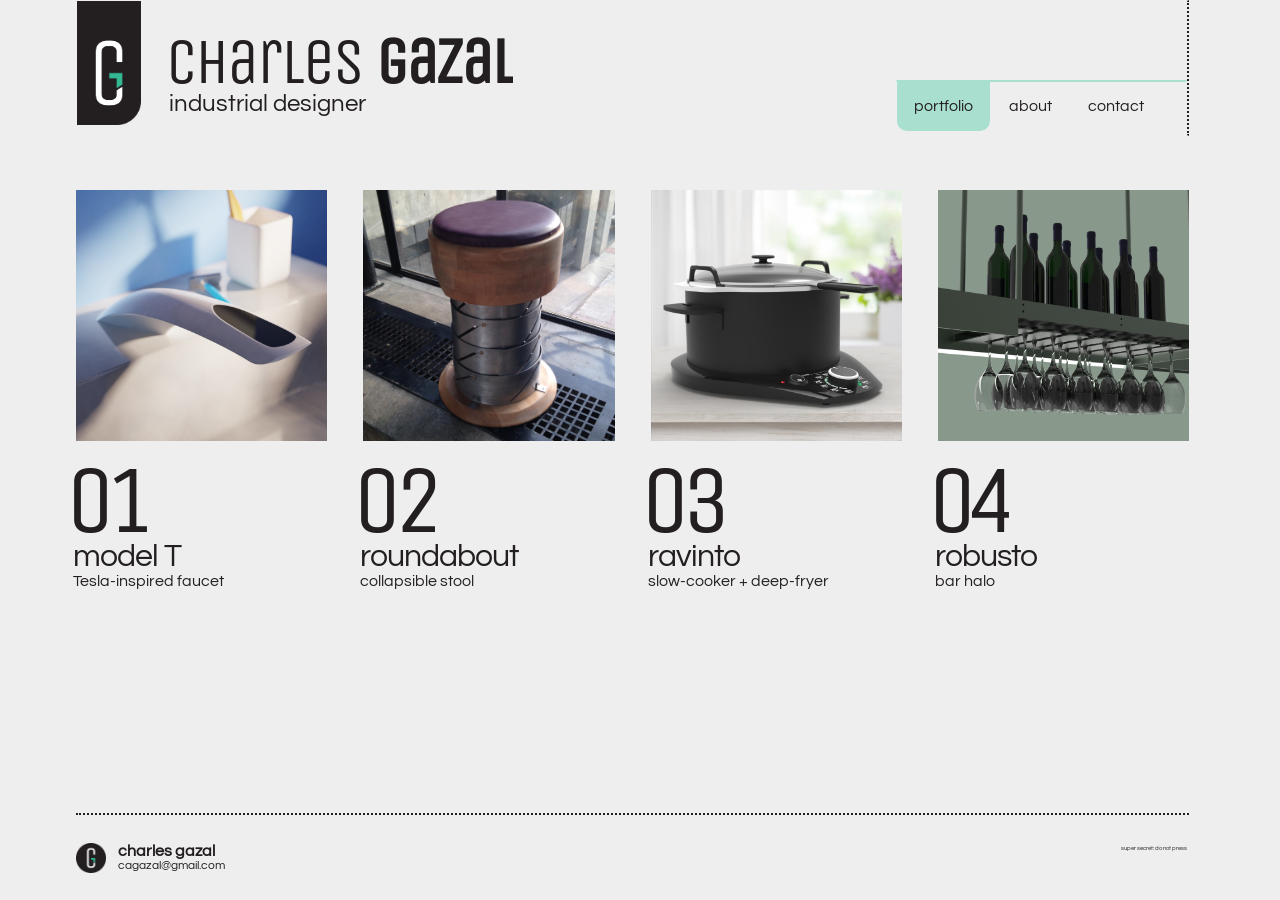
<file: index.html>
<!DOCTYPE html>
<html lang="en">

<head>
    <meta charset="UTF-8">
    <meta name="viewport" content="width=device-width, initial-scale=1.0">
    <title>charles gazal | portfolio</title>
    <link rel="icon" href="images/logo-negative.png">
    <link rel="stylesheet" href="css/style.css">
</head>

<body class="animate-header">
    <header>
        <a href="index.html" class="homepage">
            <div class="title">
                <img src="images/logo-alternate.png" alt="charles gazal personal logo" class="logo">
                <hgroup class="name">
                    <h1>charles <strong>gazal</strong></h1>
                    <h6>industrial designer</h6>
                </hgroup>
            </div>
        </a>
        <nav>
            <a href="index.html" class="active">portfolio</a>
            <a href="about.html">about</a>
            <a href="contact.html">contact</a>
            <!-- <a href="resume.html">resume</a> -->
        </nav>
    </header>

    <main class="projects">
        <article id="tesla">
            <a href="model-t.html" class="card-link">
                <figure class="card">
                    <img src="images/project photos/tesla_faucet.jpg"
                        alt="faucet inspired by the design language of tesla">
                    <figcaption>
                        <h2>01</h2>
                        <h4>model T</h4>
                        <p>Tesla-inspired faucet</p>
                    </figcaption>
                </figure>
            </a>
        </article>


        <article id="roundabout">
            <a href="roundabout.html" class="card-link">
                <figure class="card">
                    <img src="images/project photos/roundabout.JPG" alt="collapsible wooden stool">
                    <figcaption>
                        <h2>02</h2>
                        <h4>roundabout</h4>
                        <p>collapsible stool</p>
                    </figcaption>
                </figure>
            </a>
        </article>

        <article id="ravinto">
            <a href="ravinto.html" class="card-link">
                <figure class="card">
                    <img src="images/project photos/ravinto.jpg" alt="modular deep-fryer/slow-cooker kitchen appliance">
                    <figcaption>
                        <h2>03</h2>
                        <h4>ravinto</h4>
                        <p>slow-cooker + deep-fryer</p>
                    </figcaption>
                </figure>
            </a>
        </article>

        <article id="robusto">
            <a href="robusto.html" class="card-link">
                <figure class="card">
                    <img src="images/project photos/robusto.jpg" alt="hanging bar unit housing several wine glasses">
                    <figcaption>
                        <h2>04</h2>
                        <h4>robusto</h4>
                        <p>bar halo</p>
                    </figcaption>
                </figure>
            </a>
        </article>
    </main>
    <div class="spacer"></div>

    <footer>
        <div class="title-footer">
            <img src="images/logo-negative.png" alt="charles gazal personal logo" class="logo-mini">
            <hgroup>
                <h5>charles gazal</h5>
                <p>cagazal@gmail.com</p>
            </hgroup>
        </div>
        <a href="secret.html">super secret: do not press</a>
    </footer>

</body>

</html>
</file>
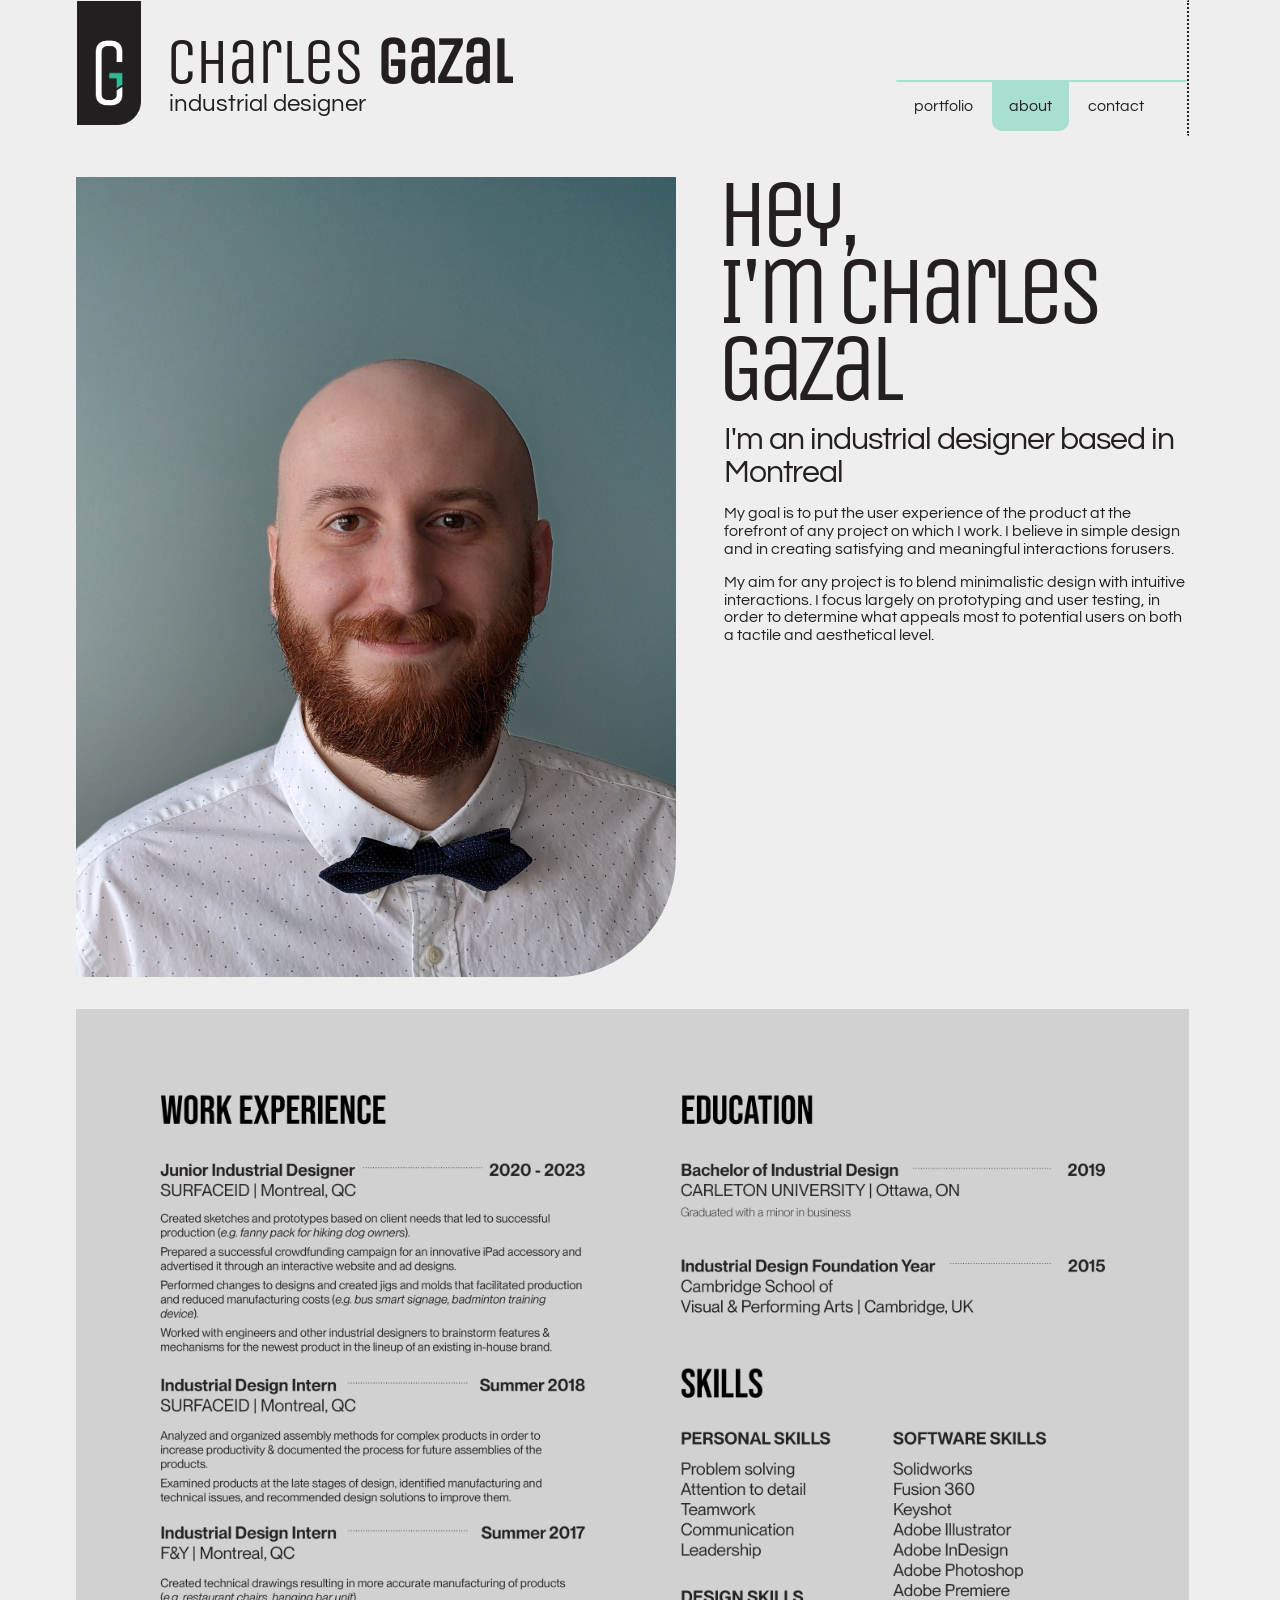
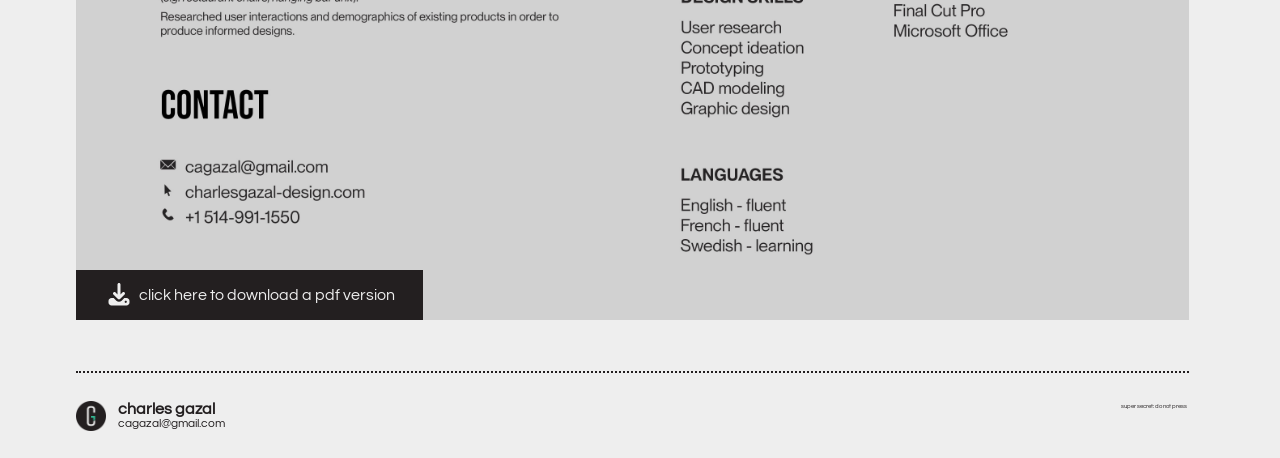
<file: about.html>
<!DOCTYPE html>
<html lang="en">

<head>
    <meta charset="UTF-8">
    <meta name="viewport" content="width=device-width, initial-scale=1.0">
    <title>charles gazal | about</title>
    <link rel="icon" href="images/logo-negative.png">
    <link rel="stylesheet" href="css/style.css">
    <!-- <link rel="stylesheet" href="https://cdnjs.cloudflare.com/ajax/libs/font-awesome/4.7.0/css/font-awesome.min.css"> -->
</head>

<body>
    <header>
        <a href="index.html" class="homepage">
            <div class="title">
                <img src="images/logo-alternate.png" alt="charles gazal personal logo" class="logo">
                <hgroup class="name">
                    <h1>charles <strong>gazal</strong></h1>
                    <h6>industrial designer</h6>
                </hgroup>
            </div>
        </a>
        <nav>
            <a href="index.html">portfolio</a>
            <a href="about.html" class="active">about</a>
            <a href="contact.html">contact</a>
            <!-- <a href="resume.html">resume</a> -->
        </nav>
    </header>

    <main class="about">
        <section class="blurb">
            <figure class="profile-picture">
                <img src="images/profile-picture.jpg" alt="portrait picture of charles gazal">
            </figure>
            <hgroup class="bio">
                <h2>Hey, <br> I'm Charles Gazal</h2>
                <h4>I'm an industrial designer based in Montreal</h4>
                <p>My goal is to put the user experience of the product at the forefront of any project on which I work.
                    I believe in simple design and in creating satisfying and meaningful interactions forusers.</p>
                <p>My aim for any project is to blend minimalistic design with intuitive interactions. I focus largely
                    on prototyping and user testing, in order to determine what appeals most to potential users on both
                    a tactile and aesthetical level.</p>
            </hgroup>
        </section>
            <a href="documents/resume-charles-gazal.pdf" download="resume-charles-gazal.pdf" class="resume">
                <img src="images/resume-2.jpg" alt="click to download a pdf version of my resume">
            <figcaption class="download">
                <!-- <i class="fa-solid fa-download" style="color: #eeeeee;"></i> -->
                 <img src="images/download-solid-full.svg" class="download-button">
                <h5>click here to download a pdf version</h5>
            </figcaption>
        </a>


    </main>

    <div class="spacer"></div>

    <footer>
        <div class="title-footer">
            <img src="images/logo-negative.png" alt="charles gazal personal logo" class="logo-mini">
            <hgroup>
                <h5>charles gazal</h5>
                <p>cagazal@gmail.com</p>
            </hgroup>
        </div>
        <a href="secret.html">super secret: do not press</a>
    </footer>
</body>
</file>
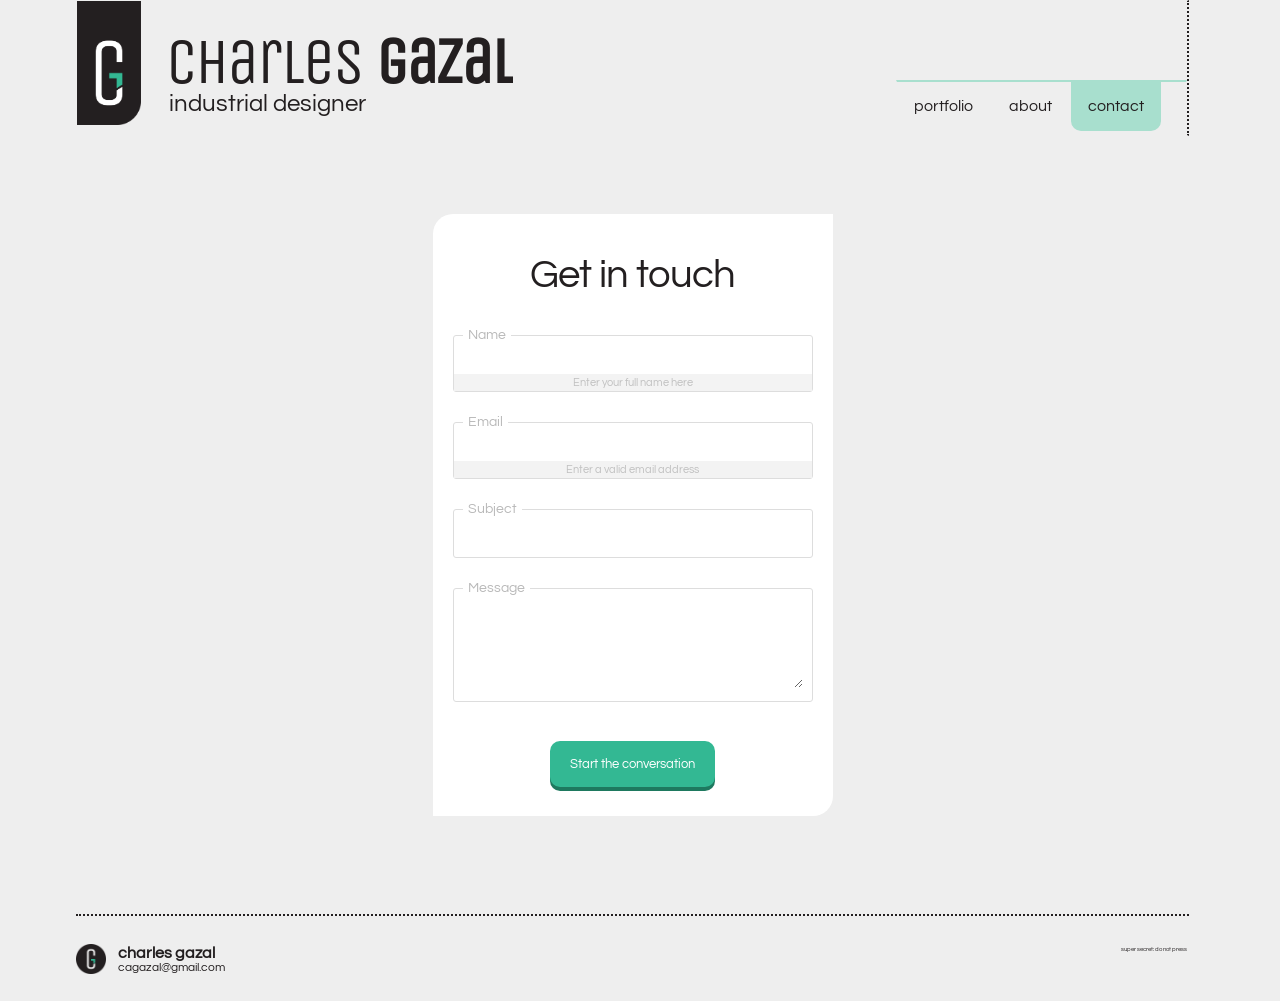
<file: contact.html>
<!DOCTYPE html>
<html lang="en">

<head>
    <meta charset="UTF-8">
    <meta name="viewport" content="width=device-width, initial-scale=1.0">
    <title>charles gazal | contact</title>
    <link rel="icon" href="images/logo-negative.png">
    <link rel="stylesheet" href="css/style.css">
</head>

<body>
    <header>
        <a href="index.html" class="homepage">
            <div class="title">
                <img src="images/logo-alternate.png" alt="charles gazal personal logo" class="logo">
                <hgroup class="name">
                    <h1>charles <strong>gazal</strong></h1>
                    <h6>industrial designer</h6>
                </hgroup>
            </div>
        </a>
        <nav>
            <a href="index.html">portfolio</a>
            <a href="about.html">about</a>
            <a href="contact.html" class="active">contact</a>
            <!-- <a href="resume.html">resume</a> -->
        </nav>
    </header>


    <!-- <form action="https://api.web3forms.com/submit" method="POST">
  <input type="hidden" name="access_key" value="d4b52c55-15ed-4110-b350-5e12aa6dea28">
  <input type="text" name="name" required>
  <input type="email" name="email" required>
  <textarea name="message" required></textarea>
  <button type="submit">Submit</button>
</form> -->

    <form action="https://api.web3forms.com/submit" method="POST" class="form">
        <h4>Get in touch</h4>
        <input type="hidden" name="access_key" value="d4b52c55-15ed-4110-b350-5e12aa6dea28">
        <ul>
            <li>
                <label for="name">Name</label>
                <input type="text" name="name" maxlength="100" required>
                <span>Enter your full name here</span>
            </li>

            <li>
                <label for="email">Email</label>
                <input type="email" name="email" maxlength="100" required>
                <span>Enter a valid email address</span>
            </li>

            <li>
                <label for="text">Subject</label>
                <input type="text" name="url" maxlength="100">
            </li>

            <li>
                <label for="message">Message</label>
                <textarea type="text" name="message" required></textarea>
                <!-- <span>Say something about yourself</span> -->
            </li>

            <li>

           <button type="submit">Start the conversation</button>
            <!-- <input type="submit" value="Start The Conversation"> -->
            </li>
        </ul>
    </form>

    <div class="spacer"></div>





    <footer>
        <div class="title-footer">
            <img src="images/logo-negative.png" alt="charles gazal personal logo" class="logo-mini">
            <hgroup>
                <h5>charles gazal</h5>
                <p>cagazal@gmail.com</p>
            </hgroup>
        </div>
        <a href="secret.html">super secret: do not press</a>
    </footer>
</body>
</file>
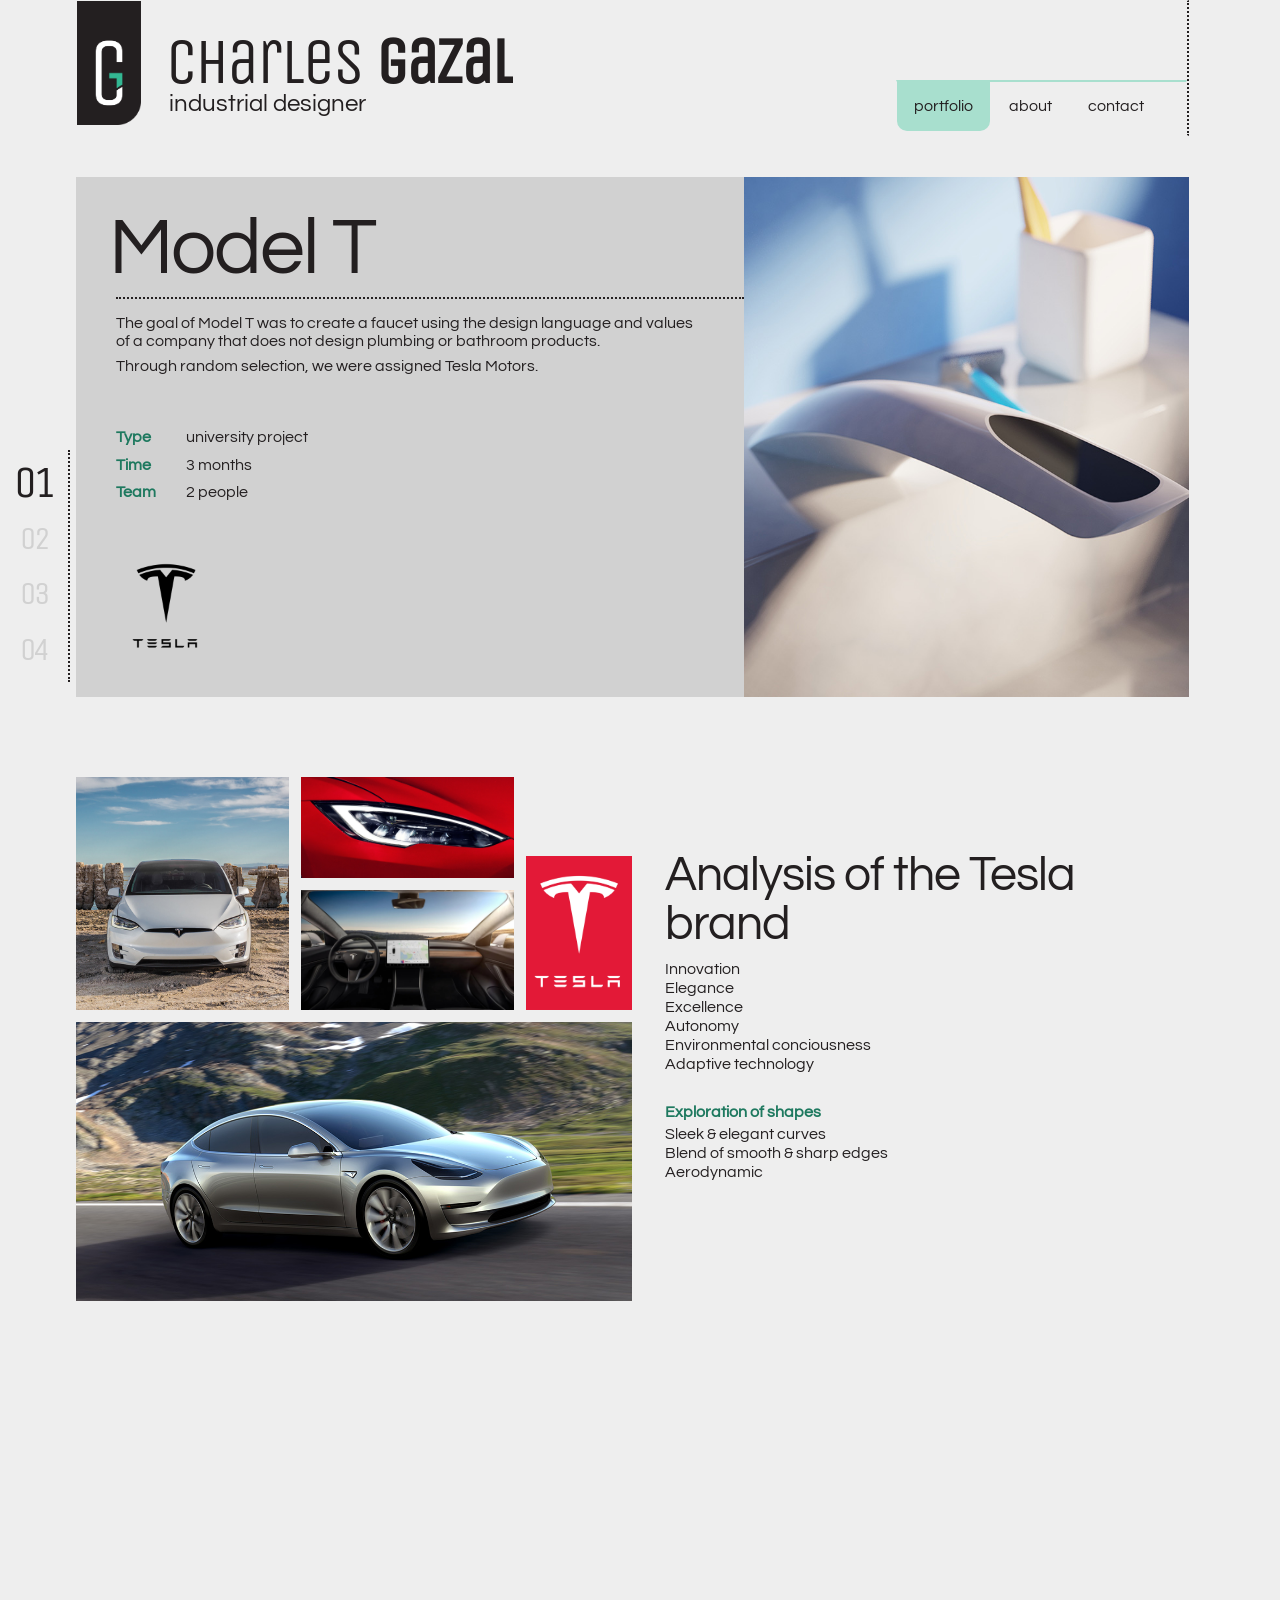
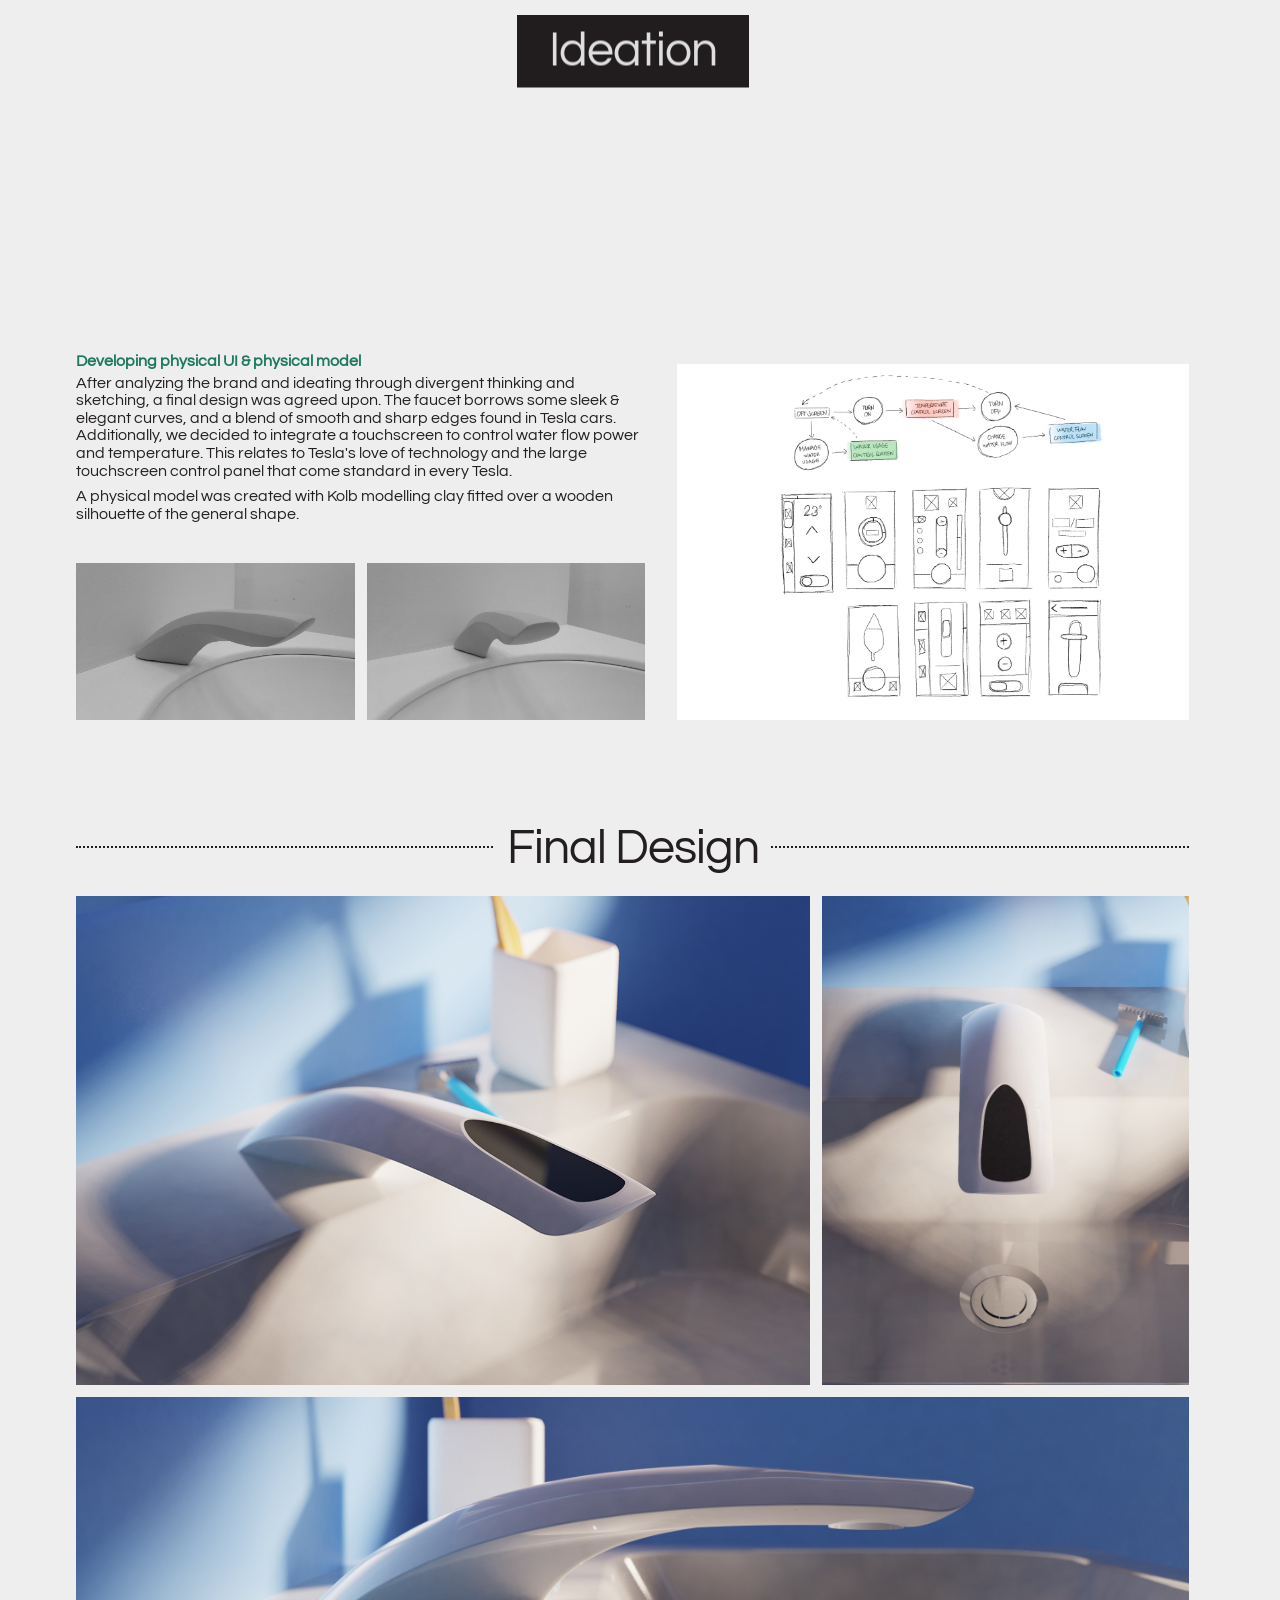
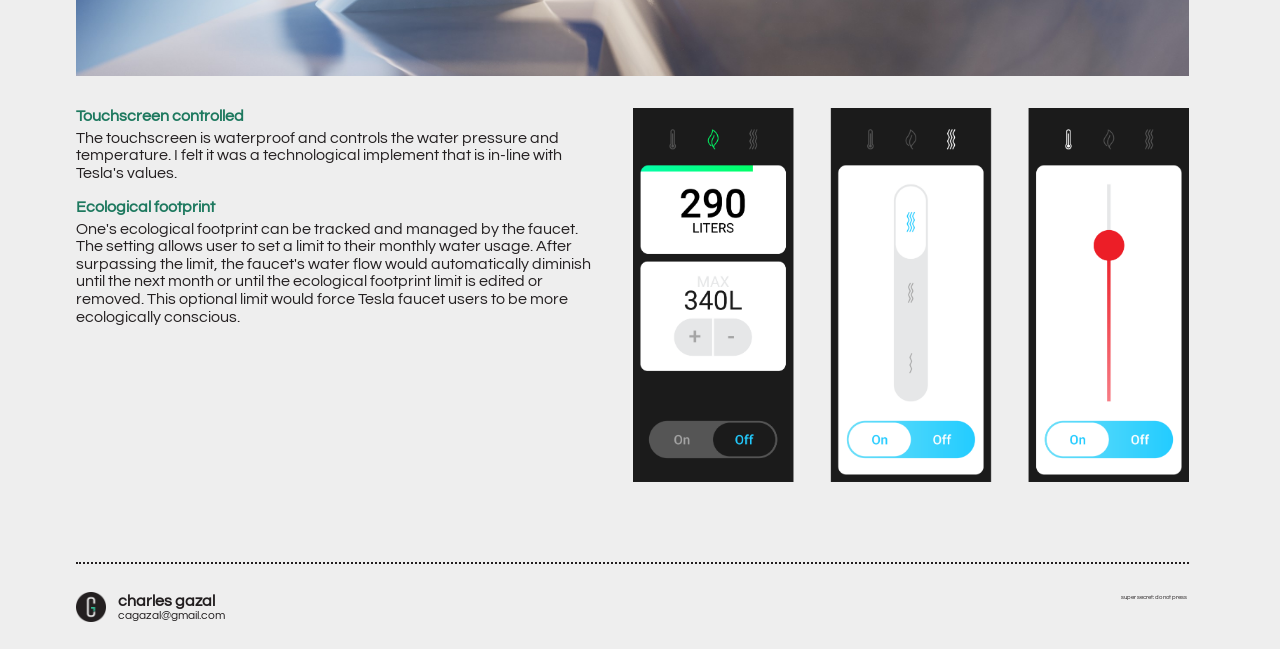
<file: model-t.html>
<!DOCTYPE html>
<html lang="en">

<head>
    <meta charset="UTF-8">
    <meta name="viewport" content="width=device-width, initial-scale=1.0">
    <title>charles gazal | model t</title>
    <link rel="icon" href="images/logo-negative.png">
    <link rel="stylesheet" href="css/style.css">
</head>

<body>
    <header>
        <a href="index.html" class="homepage">
            <div class="title">
                <img src="images/logo-alternate.png" alt="charles gazal personal logo" class="logo">
                <hgroup class="name">
                    <h1>charles <strong>gazal</strong></h1>
                    <h6>industrial designer</h6>
                </hgroup>
            </div>
        </a>
        <nav>
            <a href="index.html" class="active">portfolio</a>
            <a href="about.html">about</a>
            <a href="contact.html">contact</a>
            <!-- <a href="resume.html">resume</a> -->
        </nav>
    </header>

    <main>

        <section class="project-overview" id="model-t-intro">

            <figcaption class="overview-left">
                <hgroup class="description">
                    <h3>Model T</h3>
                    <p>The goal of Model T was to create a faucet using the design language and values of a company that
                        does not design plumbing or bathroom products.</p>
                    <p>Through random selection, we were assigned Tesla Motors.</p>
                </hgroup>

                <ul class="details">
                    <li>
                        <h5>Type</h5>
                        <p>university project</p>
                    </li>
                    <li>
                        <h5>Time</h5>
                        <p>3 months</p>
                    </li>
                    <li>
                        <h5>Team</h5>
                        <p>2 people</p>
                    </li>
                </ul>
                <img src="images/tesla/tesla-logo.png" alt="tesla logo">
            </figcaption>
            <figure class="overview-right">
                <img src="images/tesla/tesla-faucet-environment-new-lighting-40.jpg"
                    alt="rendering of a Tesla-inspired faucet">
            </figure>
        </section>

        <section class="analysis">
            <figure class="tesla-grid">
                <img src="images/tesla/model-x.jpg" alt="tesla model x" id="model-x">
                <img src="images/tesla/model-s-headlights.jpg" alt="tesla model s headlights" id="headlights">
                <img src="images/tesla/tesla-interior.jpg" alt="interior of a tesla car" id="interior">
                <img src="images/tesla/tesla.png" alt="tesla logo on a red background" id="tesla-logo-red">
                <img src="images/tesla/tesla-model-3.jpg" alt="tesla model 3 driving on a mountainous road"
                    id="model-3">
            </figure>
            <hgroup class="analysis-list">
                <h4>Analysis of the Tesla brand</h4>
                <ul>
                    <li>Innovation</li>
                    <li>Elegance</li>
                    <li>Excellence</li>
                    <li>Autonomy</li>
                    <li>Environmental conciousness</li>
                    <li>Adaptive technology</li>
                </ul>
                <ul>
                    <h5>Exploration of shapes</h5>
                    <li>Sleek & elegant curves</li>
                    <li>Blend of smooth & sharp edges</li>
                    <li>Aerodynamic</li>
                </ul>
            </hgroup>
        </section>
        <div class="parallax">
            <!-- <div class="spacer"></div> -->
            <h4>Ideation</h4>
        </div>
        <section class="ideation-t">
            <article class="clay-text">
                <figcaption>
                    <h5>Developing physical UI & physical model</h5>
                    <p>After analyzing the brand and ideating through divergent thinking and sketching, a final design
                        was
                        agreed upon. The faucet borrows some sleek & elegant curves, and a blend of smooth and sharp
                        edges
                        found
                        in Tesla cars. Additionally, we decided to integrate a touchscreen to control water flow power
                        and
                        temperature. This relates to Tesla's love of technology and the large touchscreen control panel
                        that
                        come standard in every Tesla.</p>
                    <p>A physical model was created with Kolb modelling clay fitted over a wooden silhouette of the
                        general
                        shape.</p>
                </figcaption>
                <figure class="clay-models">
                    <img src="images/tesla/clay-model-1.jpg" alt="clay model of the model t (1)">
                    <img src="images/tesla/clay-model-2.jpg" alt="clay model of the model t (2)">
                </figure>
            </article>
            <img src="images/tesla/tesla_faucet_ui-concept.png" alt="rough sketches of the model t ui"
                class="ui-concept">
        </section>

        <section class="final-t">
            <hgroup class="t-final-title">
                <div class="spacer"></div>
                <h4>Final Design</h4>
            </hgroup>
            <figure class="t-grid">
                <img src="images/tesla/tesla-faucet-environment-new-lighting-39.jpg" alt="model t render (1)" id="t-2">
                <img src="images/tesla/tesla-faucet-environment-new-lighting-40.jpg" alt="model t render (2)" id="t-1">
                <img src="images/tesla/tesla-faucet-environment-new-lighting-41.jpg" alt="model t render (3)" id="t-3">
            </figure>
            <figcaption class="t-explained">
                <article id="t-column-1">
                    <hgroup>
                    <h5>Touchscreen controlled</h5>
                    <p>The touchscreen is waterproof and controls the water pressure and temperature. I felt it was a
                        technological implement that is in-line with Tesla's values.</p>
                    </hgroup>
                    <hgroup>
                    <h5>Ecological footprint</h5>
                    <p>One's ecological footprint can be tracked and managed by the faucet. The setting allows user to
                        set a
                        limit to their monthly water usage. After surpassing the limit, the faucet's water flow would
                        automatically diminish until the next month or until the ecological footprint limit is edited or
                        removed. This optional limit would force Tesla faucet users to be more ecologically conscious.
                    </hgroup>
                    </p>
                </article>
                    <img src="images/tesla/tesla-project-ui.png" alt="final ui of the model t touchscreen" id="t-column-2">
            </figcaption>

        </section>

        <aside class="project-nav">
        <a href="#model-t-intro" class="current">01</a>
        <a href="roundabout.html">02</a>
        <a href="ravinto.html">03</a>
        <a href="robusto.html">04</a>
    </aside>

    </main>
    <!-- <div class="spacer"></div> -->
    <footer>
        <div class="title-footer">
            <img src="images/logo-negative.png" alt="charles gazal personal logo" class="logo-mini">
            <hgroup>
                <h5>charles gazal</h5>
                <p>cagazal@gmail.com</p>
            </hgroup>
        </div>
        <a href="secret.html">super secret: do not press</a>
    </footer>
</body>
</file>
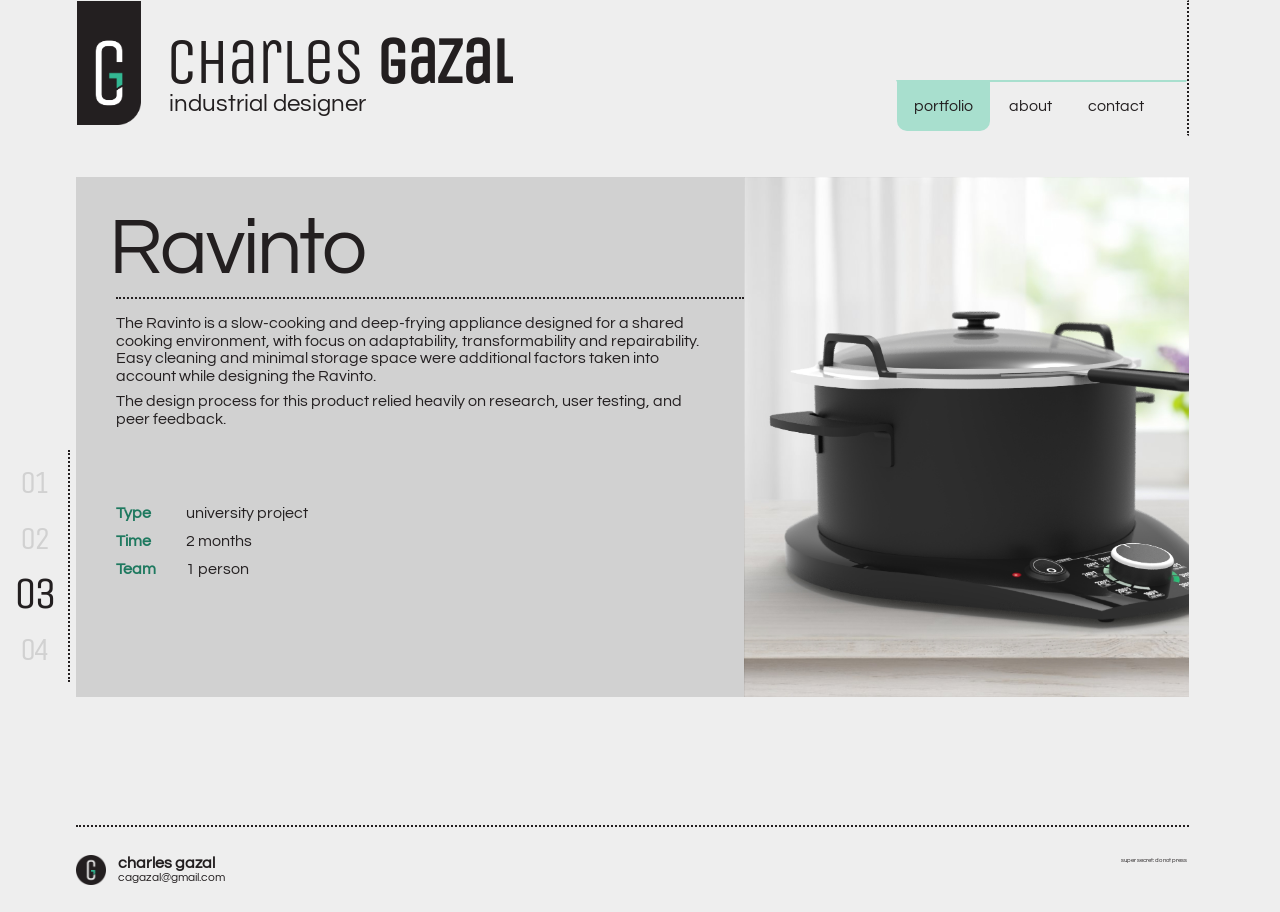
<file: ravinto.html>
<!DOCTYPE html>
<html lang="en">

<head>
    <meta charset="UTF-8">
    <meta name="viewport" content="width=device-width, initial-scale=1.0">
    <title>charles gazal | ravinto</title>
    <link rel="icon" href="images/logo-negative.png">
    <link rel="stylesheet" href="css/style.css">
</head>

<body>
    <header>
        <a href="index.html" class="homepage">
            <div class="title">
                <img src="images/logo-alternate.png" alt="charles gazal personal logo" class="logo">
                <hgroup class="name">
                    <h1>charles <strong>gazal</strong></h1>
                    <h6>industrial designer</h6>
                </hgroup>
            </div>
        </a>
        <nav>
            <a href="index.html" class="active">portfolio</a>
            <a href="about.html">about</a>
            <a href="contact.html">contact</a>
            <!-- <a href="resume.html">resume</a> -->
        </nav>
    </header>

    <main>

        <section class="project-overview" id="ravinto-intro">

            <figcaption class="overview-left">
                <hgroup class="description">
                    <h3>Ravinto</h3>
                    <p>The Ravinto is a slow-cooking and deep-frying appliance designed for a shared cooking
                        environment, with focus on adaptability, transformability and repairability. Easy cleaning and
                        minimal storage space were additional factors taken into account while designing the Ravinto.
                    </p>
                    <p>The design process for this product relied heavily on research, user testing, and peer feedback.
                    </p>
                </hgroup>

                <ul class="details">
                    <li>
                        <h5>Type</h5>
                        <p>university project</p>
                    </li>
                    <li>
                        <h5>Time</h5>
                        <p>2 months</p>
                    </li>
                    <li>
                        <h5>Team</h5>
                        <p>1 person</p>
                    </li>
                </ul>
                <div></div>
            </figcaption>
            <figure class="overview-right">
                <img src="images/project photos/ravinto.jpg" id="ravinto-1"
                    alt="rendering of a deep-fryer/slow-cooker product">
            </figure>
        </section>

    </main>
    <div class="spacer"></div>
    
    <aside class="project-nav">
        <a href="model-t.html">01</a>
        <a href="roundabout.html">02</a>
        <a href="#ravinto-intro" class="current">03</a>
        <a href="robusto.html">04</a>
    </aside>

    <footer>
        <div class="title-footer">
            <img src="images/logo-negative.png" alt="charles gazal personal logo" class="logo-mini">
            <hgroup>
                <h5>charles gazal</h5>
                <p>cagazal@gmail.com</p>
            </hgroup>
        </div>
        <a href="secret.html">super secret: do not press</a>
    </footer>
</body>
</file>
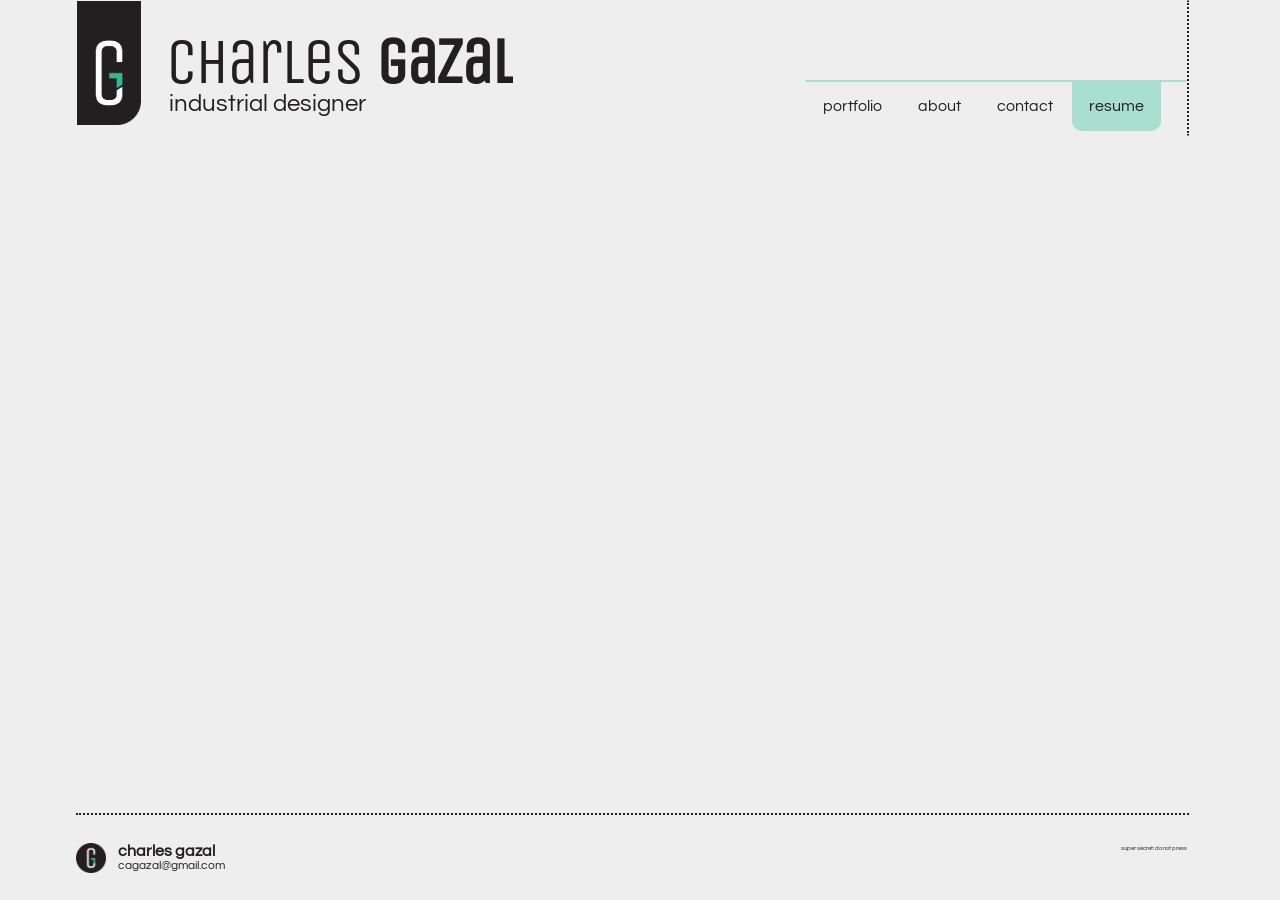
<file: resume.html>
<!DOCTYPE html>
<html lang="en">

<head>
    <meta charset="UTF-8">
    <meta name="viewport" content="width=device-width, initial-scale=1.0">
    <title>charles gazal | resume</title>
    <link rel="icon" href="images/logo-negative.png">
    <link rel="stylesheet" href="css/style.css">
</head>

<body>
    <header>
        <a href="index.html" class="homepage">
            <div class="title">
                <img src="images/logo-alternate.png" alt="charles gazal personal logo" class="logo">
                <hgroup class="name">
                    <h1>charles <strong>gazal</strong></h1>
                    <h6>industrial designer</h6>
                </hgroup>
            </div>
        </a>
        <nav>
            <a href="index.html">portfolio</a>
            <a href="about.html">about</a>
            <a href="contact.html">contact</a>
            <a href="resume.html" class="active">resume</a>
        </nav>
    </header>







    <footer>
        <div class="title-footer">
            <img src="images/logo-negative.png" alt="charles gazal personal logo" class="logo-mini">
            <hgroup>
                <h5>charles gazal</h5>
                <p>cagazal@gmail.com</p>
            </hgroup>
        </div>
        <a href="secret.html">super secret: do not press</a>
    </footer>
</body>
</file>
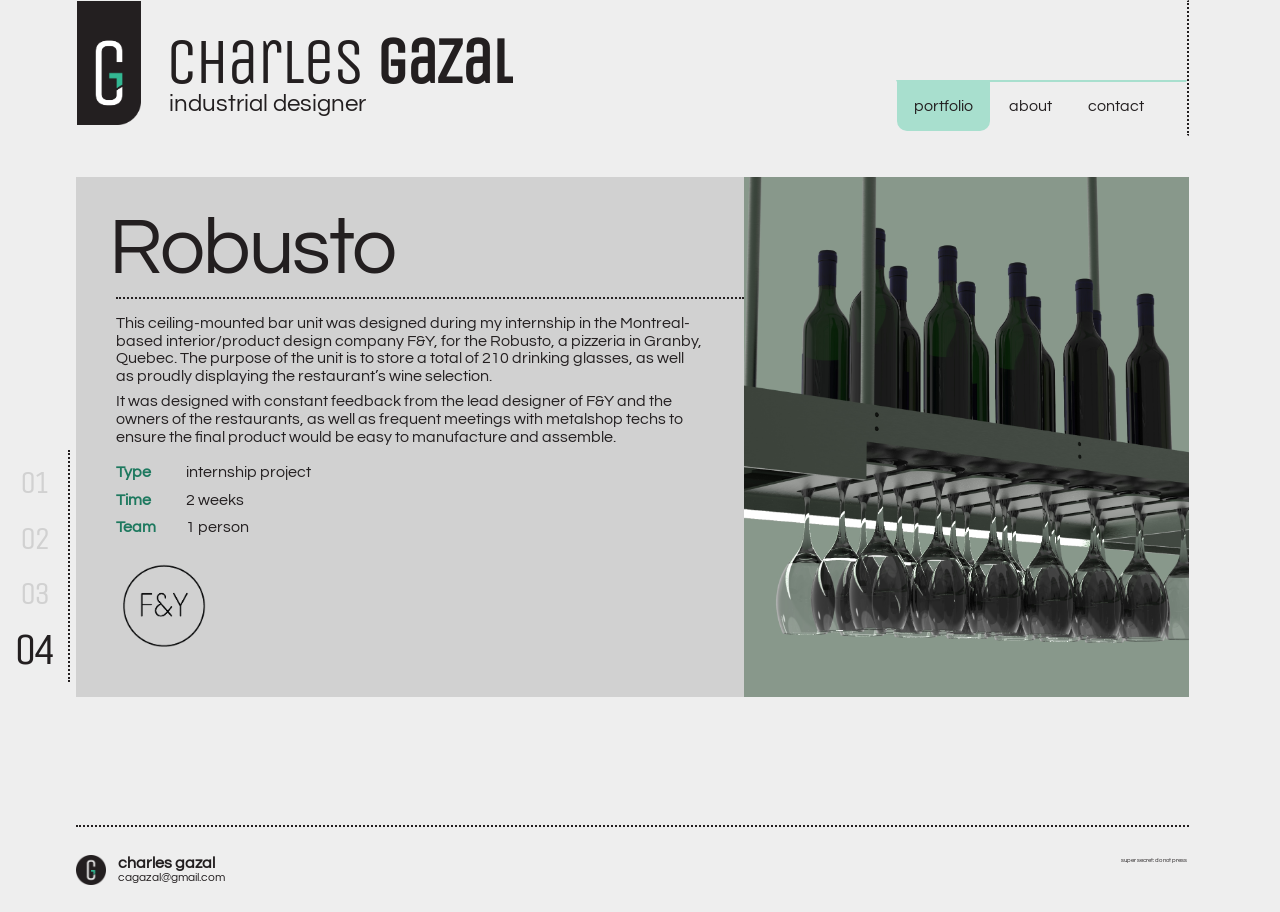
<file: robusto.html>
<!DOCTYPE html>
<html lang="en">

<head>
    <meta charset="UTF-8">
    <meta name="viewport" content="width=device-width, initial-scale=1.0">
    <title>charles gazal | robusto</title>
    <link rel="icon" href="images/logo-negative.png">
    <link rel="stylesheet" href="css/style.css">
</head>

<body>
    <header>
        <a href="index.html" class="homepage">
            <div class="title">
                <img src="images/logo-alternate.png" alt="charles gazal personal logo" class="logo">
                <hgroup class="name">
                    <h1>charles <strong>gazal</strong></h1>
                    <h6>industrial designer</h6>
                </hgroup>
            </div>
        </a>
        <nav>
            <a href="index.html" class="active">portfolio</a>
            <a href="about.html">about</a>
            <a href="contact.html">contact</a>
            <!-- <a href="resume.html">resume</a> -->
        </nav>
    </header>

    <main>

        <section class="project-overview" id="robusto-intro">

            <figcaption class="overview-left">
                <hgroup class="description">
                    <h3>Robusto</h3>
                    <p>This ceiling-mounted bar unit was designed during my internship in the Montreal-based
                        interior/product design company F&Y, for the Robusto, a pizzeria in Granby, Quebec. The purpose
                        of the unit is to store a total of 210 drinking glasses, as well as proudly displaying the
                        restaurant’s wine selection.
                    </p>
                    <p>It was designed with constant feedback from the lead designer of F&Y and the owners of the
                        restaurants, as well as frequent meetings with metalshop techs to ensure the final product would
                        be easy to manufacture and assemble.
                    </p>
                </hgroup>

                <ul class="details">
                    <li>
                        <h5>Type</h5>
                        <p>internship project</p>
                    </li>
                    <li>
                        <h5>Time</h5>
                        <p>2 weeks</p>
                    </li>
                    <li>
                        <h5>Team</h5>
                        <p>1 person</p>
                    </li>
                </ul>
                <img src="images/robusto/fny-logo.png" alt="tesla logo">
            </figcaption>
            <figure class="overview-right">
                <img src="images/project photos/robusto.jpg" id="robusto-1"
                    alt="rendering of a deep-fryer/slow-cooker product">
            </figure>
        </section>

    </main>
    <div class="spacer"></div>

        <aside class="project-nav">
        <a href="model-t.html">01</a>
        <a href="roundabout.html">02</a>
        <a href="ravinto.html">03</a>
        <a href="#robusto-intro" class="current">04</a>
    </aside>

    <footer>
        <div class="title-footer">
            <img src="images/logo-negative.png" alt="charles gazal personal logo" class="logo-mini">
            <hgroup>
                <h5>charles gazal</h5>
                <p>cagazal@gmail.com</p>
            </hgroup>
        </div>
        <a href="secret.html">super secret: do not press</a>
    </footer>
</body>
</file>
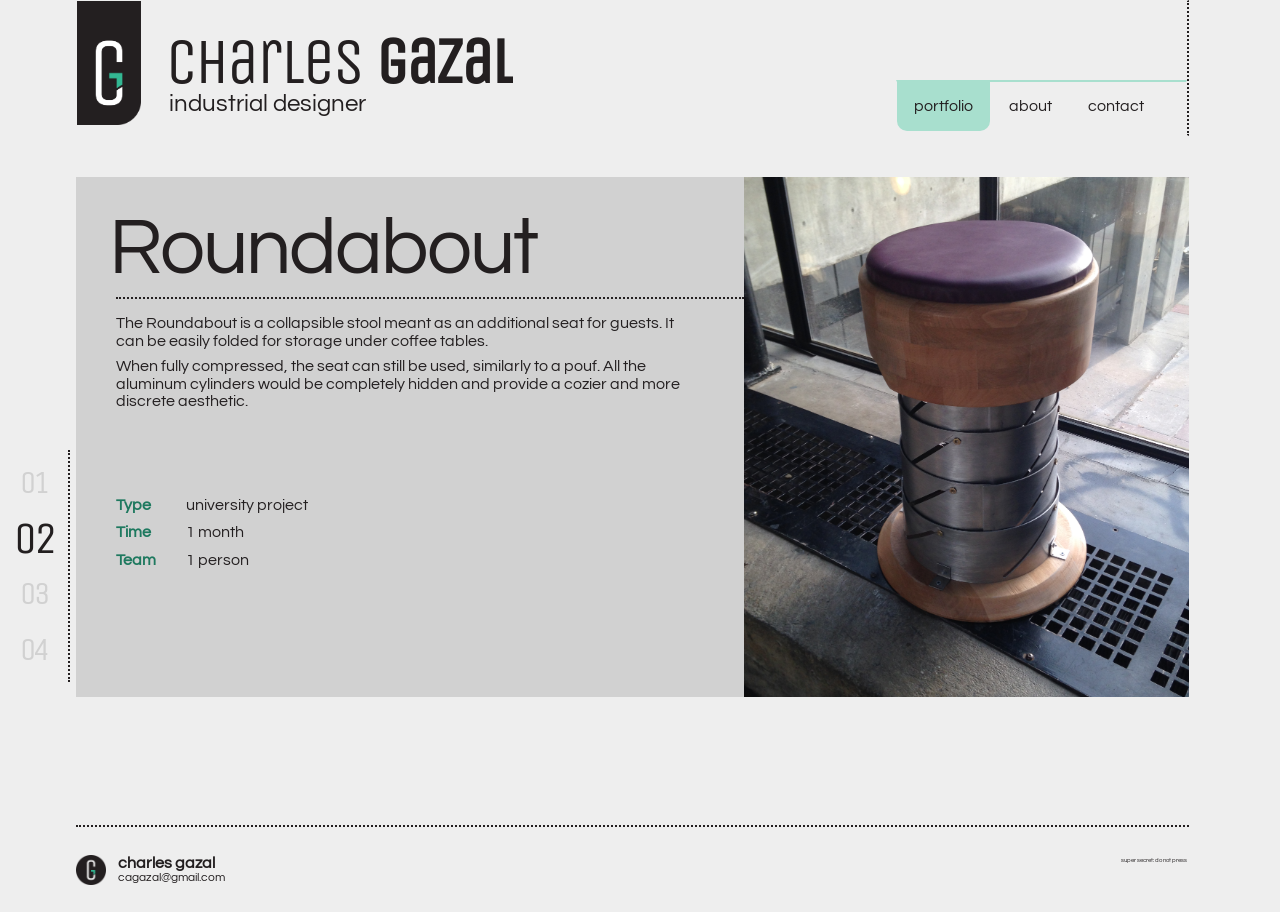
<file: roundabout.html>
<!DOCTYPE html>
<html lang="en">

<head>
    <meta charset="UTF-8">
    <meta name="viewport" content="width=device-width, initial-scale=1.0">
    <title>charles gazal | roundabout</title>
    <link rel="icon" href="images/logo-negative.png">
    <link rel="stylesheet" href="css/style.css">
</head>

<body>
    <header>
        <a href="index.html" class="homepage">
            <div class="title">
                <img src="images/logo-alternate.png" alt="charles gazal personal logo" class="logo">
                <hgroup class="name">
                    <h1>charles <strong>gazal</strong></h1>
                    <h6>industrial designer</h6>
                </hgroup>
            </div>
        </a>
        <nav>
            <a href="index.html" class="active">portfolio</a>
            <a href="about.html">about</a>
            <a href="contact.html">contact</a>
            <!-- <a href="resume.html">resume</a> -->
        </nav>
    </header>

    <main>

        <section class="project-overview" id="roundabout-intro">

            <figcaption class="overview-left">
                <hgroup class="description">
                    <h3>Roundabout</h3>
                    <p>The Roundabout is a collapsible stool meant as an additional seat for guests. It can be easily
                        folded for storage under coffee tables.
                    </p>
                    <p>When fully compressed, the seat can still be used, similarly to a pouf. All the aluminum
                        cylinders would be completely hidden and provide a cozier and more discrete aesthetic.
                    </p>
                </hgroup>

                <ul class="details">
                    <li>
                        <h5>Type</h5>
                        <p>university project</p>
                    </li>
                    <li>
                        <h5>Time</h5>
                        <p>1 month</p>
                    </li>
                    <li>
                        <h5>Team</h5>
                        <p>1 person</p>
                    </li>
                </ul>
                <div></div>
            </figcaption>
            <figure class="overview-right">
                <img src="images/project photos/roundabout.JPG" id="roundabout-1"
                    alt="rendering of a deep-fryer/slow-cooker product">
            </figure>
        </section>

    </main>
    <div class="spacer"></div>

        <aside class="project-nav">
        <a href="model-t.html">01</a>
        <a href="roundabout.html" class="current">02</a>
        <a href="ravinto.html">03</a>
        <a href="robusto.html">04</a>
    </aside>
    
    <footer>
        <div class="title-footer">
            <img src="images/logo-negative.png" alt="charles gazal personal logo" class="logo-mini">
            <hgroup>
                <h5>charles gazal</h5>
                <p>cagazal@gmail.com</p>
            </hgroup>
        </div>
        <a href="secret.html">super secret: do not press</a>
    </footer>
</body>
</file>
<file: css/style.css>
@import url('https://fonts.googleapis.com/css2?family=Playfair+Display:ital,wght@0,400..900;1,400..900&family=Poppins:ital,wght@0,100;0,200;0,300;0,400;0,500;0,600;0,700;0,800;0,900;1,100;1,200;1,300;1,400;1,500;1,600;1,700;1,800;1,900&family=Questrial&family=Unica+One&display=swap');

/* #region === GENERAL === */

:root {
    --grey: #231F20;
    --light: #eee;
    --aqua: #33B893;
    --light-aqua: #a8dfce;
    --light-grey: #d1d1d1;
    --dark-aqua: #1e795f;

    --margin-between: 5rem;

    --main-font: "Questrial", sans-serif;
    --secondary-font: "Unica One", sans-serif;
}

* {
    margin: 0;
    padding: 0;
    box-sizing: border-box;
}

html {
    scroll-behavior: smooth;
    scrollbar-gutter: stable;

}

body {
    font-family: var(--main-font);
    font-weight: 400;

    font-size: 16px;
    background-color: var(--light);
    color: var(--grey);
    /* height: 100vh; */
    min-height: 100vh;
    display: flex;
    flex-direction: column;
    justify-content: space-between;
}

h1 {
    font-family: var(--secondary-font);
    font-weight: 400;
    font-style: normal;
    font-size: 4rem;
    letter-spacing: -2px;
    line-height: .9;
    text-wrap: wrap;
}

h2 {
    font-family: var(--secondary-font);
    font-size: 6rem;
    font-weight: 200;
    letter-spacing: -8px;
    line-height: .8;
    text-indent: -7px;
}

h3 {
    font-family: var(--main-font);
    letter-spacing: -2px;
    font-size: 6rem;
    font-weight: 200;
    line-height: .8;
    text-indent: -7px;
}

h4 {
    font-family: var(--main-font);
    font-weight: 400;
    font-size: 2rem;
    letter-spacing: -1px;
}

h5 {
    font-size: 1rem;
    font-weight: 600;
    color: var(--dark-aqua);
}

h6 {
    font-family: var(--main-font);
    font-weight: 400;
    font-size: 1.5rem;
    /* text-transform: uppercase; */
    /* color: #676868; */
    padding-left: 3px;
    /* border-top: solid 1px #231F20; */
    margin-bottom: -6px;
}

p {
    line-height: 1.1;
}

img {
    width: 100%;
    height: auto;
}

ul {
    list-style-type: none;
}

/* #endregion */

/* #region === HEADER === */

header {
    position: relative;
    display: flex;
    align-items: flex-end;
    justify-content: space-between;
    /* flex-wrap: wrap; */
    gap: 2rem;
    border: solid 1px transparent;
    border-right: dotted 2px var(--grey);
    overflow: hidden;
    padding-bottom: 10px;
    margin: 0 6% 1.75rem;
    /* min-height: 160px; */
}

.homepage {
    text-decoration: none;
    color: inherit;
    display: block;
}

.logo {
    width: 4rem;
    max-width: 6rem;
    height: 100%;
    /* border-top: solid clamp(1rem, calc(6rem - 4vw), 4rem) var(--grey); */
    /* animation: slide-bottom 0.6s cubic-bezier(0.250, 0.460, 0.450, 0.940) both; */
}

.animate-header .logo {
    animation: slide-bottom 0.6s cubic-bezier(0.250, 0.460, 0.450, 0.940) both;
}

.animate-header .name h1 {
    animation: slide-in-left 0.5s cubic-bezier(0.250, 0.460, 0.450, 0.940) .5s both;
}

.animate-header .name h6 {
    animation: slide-in-left 0.5s cubic-bezier(0.250, 0.460, 0.450, 0.940) .75s both;
}

.title {
    display: flex;
    justify-content: flex-start;
    align-items: flex-end;
    gap: 1.5rem;
    /* padding-bottom: 1rem; */
    width: auto;
    /* margin: 0 6% 3rem; */
}

.name {
    /* margin-bottom: 22px; */
    /* animation: slide-in-left 0.5s cubic-bezier(0.250, 0.460, 0.450, 0.940) .5s both; */
    min-width: 250px;
    border: solid 1px transparent;
    overflow: hidden;
    padding-bottom: 14px;
}

/* .name h1 {
    animation: slide-in-left 0.5s cubic-bezier(0.250, 0.460, 0.450, 0.940) .5s both;
} */

/* .name h6 {
    animation: slide-in-left 0.5s cubic-bezier(0.250, 0.460, 0.450, 0.940) .75s both;
} */

nav {
    display: flex;
    /* flex: 1; */
    justify-content: flex-end;
    gap: 2px;
    right: 0;
    /* bottom: -4.5rem; */
    margin-bottom: -7px;
    width: auto;
    /* min-width: 280px; */
    padding-right: 2vw;
    border: solid 1px transparent;
    border-top: solid 2px var(--light-aqua);
    overflow: hidden;
    /* animation: slide-in-right 0.5s cubic-bezier(0.250, 0.460, 0.450, 0.940) .5s both; */
}

.animate-header nav {
    animation: slide-in-right 0.5s cubic-bezier(0.250, 0.460, 0.450, 0.940) .5s both;
}

nav a:link {
    font-size: clamp(1rem, .8vw, 18px);
    color: var(--grey);
    /* background-color: var(--light); */
    padding: 1rem;
    text-decoration: none;
    text-align: center;
    flex-grow: 1;
    flex: 1;
    transition: all .5s;
    /* display: block-inline; */
    border-radius: 0 0 10px 10px;
    border: solid 1px transparent;
    border-top: none;
}

nav a:visited {
    color: var(--grey);
}

nav a:hover {
    /* transform: scale(1.5); */
    box-shadow: inset 0 -6px 0 0 var(--aqua);
    border: solid 1px var(--light-aqua);
    border-top: none;
    color: var(--aqua);
}

nav a:active {
    color: var(--aqua);
    box-shadow: inset 0 -3px 0 0 var(--aqua);
    transition: none;
}

.active {
    background-color: var(--light-aqua);
}

/* #endregion */

/* #region === MAINPAGE === */

.projects {
    display: grid;
    /* width: 100%; */
    grid-template-columns: repeat(4, 1fr);
    /* grid-template-rows: 1fr 1fr; */
    gap: 10px;
    margin: 0 calc(6% - 0.5rem - 5px) 0;
    margin-top: clamp(0px, 1vw, 2rem);
    padding-top: clamp(0px, calc(2.5vw - 2rem), 1.5rem);
    grid-template-areas:
        "tesla roundabout ravinto robusto";
}

.card {
    border: dotted 2px rgba(35, 31, 32, 0);
    border-radius: 6px;
    padding: .5rem;
    transition:
        all .6s,
        background-color .8s;
}

.card-link {
    text-decoration: none;
    color: inherit;
    display: block;
}

@media (hover: hover) {

    .projects:hover .card img {
        opacity: 60%;
        /* filter: grayscale(100); */
    }

    .projects .card:hover img {
        opacity: 100%;
        /* filter: grayscale(0); */
    }

    .card:hover {
        border: dotted 2px var(--grey);
        padding: 1rem;
        border-radius: 15px;
        background-color: #fff;
        box-shadow: var(--grey) 6px 10px;
        /* margin: 4px; */
    }

    .card:hover img {
        border-radius: 10px;
        border: solid 3px var(--grey);
        /* opacity: 100%; */
        transition: all .6s;
    }

    .card-link:active .card {
        box-shadow: var(--grey) 2px 6px;
        translate: 4px 4px;
        transition: none;
    }
}

.card figcaption {
    /* padding: 1rem 2rem 2rem 2rem; */
    padding: 1rem 0 0 0;
}

#tesla {
    grid-area: tesla;
    animation: slide-in-top 0.7s cubic-bezier(0.250, 0.460, 0.450, 0.940) .55s both;
}

#roundabout {
    grid-area: roundabout;
    animation: slide-in-top 0.7s cubic-bezier(0.250, 0.460, 0.450, 0.940) .7s both;
}

#ravinto {
    grid-area: ravinto;
    animation: slide-in-top 0.7s cubic-bezier(0.250, 0.460, 0.450, 0.940) .85s both;
}

#robusto {
    grid-area: robusto;
    animation: slide-in-top 0.7s cubic-bezier(0.250, 0.460, 0.450, 0.940) 1s both;
}

.card img {
    max-width: 100%;
    height: auto;
    aspect-ratio: 1/1;
    object-fit: cover;
    overflow: hidden;
    border: solid 3px transparent;
    border-radius: 0px;
    transition: all .8s ease;
    ;
}

#ravinto img {
    object-position: 0% 0;
}

/* #tesla img {
    object-position: 0% 0;
} */

#roundabout img {
    object-position: 0 34%;
}

#robusto img {
    object-position: 60% 0;
}

/* #endregion */

/* #region === FOOTER === */

footer {
    display: flex;
    align-items: flex-start;
    justify-content: space-between;
    margin: 0 6% 0;
    /* padding: 8vh 0 1.75rem 5rem;
    border-left: dotted 2px var(--grey); */
    padding: 1.75rem 0 3vh 0;
    border-top: dotted 2px var(--grey);
    flex-shrink: 0;
}

/* footer hgroup, footer p{
    animation: slide-in-bottom 0.5s cubic-bezier(0.250, 0.460, 0.450, 0.940) .5s both;
} */

footer p {
    text-align: right;
    font-size: 12px;
}

footer h5 {
    color: var(--grey);
}

footer a {
    background-color: transparent;
    border-radius: 10px;
    /* border: transparent 2px var(--grey); */
    text-decoration: none;
    font-family: var(--main-font);
    font-size: 6px;
    padding: 2px;
    transition: all .5s;
    color: var(--grey);
}

footer a:hover {
    background-color: var(--light-aqua);
    border-radius: 10px;
    /* border: dotted 2px var(--grey); */
    font-size: 12px;
    padding: 9px 20px;
    box-shadow: var(--aqua) 2px 4px;
}

footer a:active {
    translate: 2px 4px;
    box-shadow: none;
    transition: none;
}

.logo-mini {
    aspect-ratio: 1 / 1;
    max-width: 30px;
}

.title-footer {
    display: flex;
    justify-content: flex-start;
    align-items: center;
    gap: 0.75rem;
    /* padding-bottom: 1rem; */
}

/* #endregion */

/* #region === MISC === */

.spacer {
    width: auto;
    height: auto;
    /* background-color: red; */
    flex: 1 0 auto;
    min-height: 3rem;
}

/* #endregion */

/* #region === CONTENT PAGES === */

.project-nav {
    position: fixed;
    max-width: 6%;
    top: 50vh;
    display: flex;
    flex-direction: column;
    gap: 30px;
    border-right: dotted 2px var(--grey);
    /* border-top: dotted 2px var(--grey);
    border-bottom: dotted 2px var(--grey); */
    padding: 20px;
    /* margin: 3rem 10px; */
    /* border-radius: 0 20px 20px 0; */
    /* background-color: var(--light); */
    animation: slide-in-left 0.5s cubic-bezier(0.250, 0.460, 0.450, 0.940) .5s both;
}

.project-nav a {
    text-decoration: none;
    color: var(--light-grey);
    font-family: var(--secondary-font);
    font-size: clamp(1.5rem, 2.5vw, 2.5rem);
    font-weight: 500;
    letter-spacing: -2px;
    line-height: .8;
}

.project-nav a:hover {
    scale: 1.2;
    color: var(--light-aqua);
    transition: all .5s;
}

.project-nav a:active {
    scale: 1;
    color: var(--aqua);
    transition: none;
}

a.current {
    scale: 1.4;
    color: var(--grey);
    /* transition: all .5s; */
}

a.current:hover {
    color: var(--aqua);
}

/* .nav-filler{
    background-color: #eeeeee7e;
    padding: 2.5rem 20px 2.5rem 0;
    border-radius: 0 20px 20px 0;
    position: fixed;
    max-width: 6%;
    top: 50vh;
} */

.project-overview {
    display: grid;
    grid-template-columns: 60% 40%;
    /* width: 100%; */
    margin: 0 6%;
    margin-top: clamp(0px, 1vw, 2rem);
    margin-bottom: var(--margin-between);
    /* height: 60vh; */
    height: auto;
    min-height: 520px;
    animation: slide-in-bottom 0.5s cubic-bezier(0.250, 0.460, 0.450, 0.940) .25s both;
    max-width: 100%;
}

.overview-left {
    /* flex-grow: 1; */
    /* max-width: 50%; */
    min-width: 0;
    display: flex;
    flex-direction: column;
    justify-content: space-between;
    padding: 40px 0 40px 40px;
    background-color: var(--light-grey);
}

.overview-left p {
    padding-right: 40px;
}

.overview-left img {
    width: 100px;
    height: auto;
}

.description h3 {
    /* font-family: var(--main-font);
    letter-spacing: -4px; */
    padding-bottom: 1rem;
    padding-right: 50px;
    margin-bottom: 1rem;
    border-bottom: dotted 2px var(--grey);
    /* overflow-wrap: break-word;
    word-break: break-word; */
    font-size: clamp(3.5rem, 4vw + 1.8rem, 6rem);
}

.description p {
    margin-bottom: 8px;
}

.details li {
    display: flex;
    padding-bottom: 10px;
}

.details h5 {
    font-size: 1rem;
    display: block;
    width: 70px;
}

.overview-right {
    height: 100%;
    /* min-width: 50%; */
    flex: 0 0 50%;
    overflow: hidden;
}

.overview-right img {
    aspect-ratio: 1 / 1;
    object-fit: cover;
    /* max-height: 100%;
    width: auto;
    min-width: 0;
    min-height: 0; */
    width: 100%;
    height: 100%;
}

/* #region --- Tesla --- */
.analysis {
    display: flex;
    margin: 0 6%;
    gap: 2rem;
    animation: slide-in-bottom 0.5s cubic-bezier(0.250, 0.460, 0.450, 0.940) .25s both;
    margin-bottom: var(--margin-between);
}

.analysis-list li {
    margin-bottom: 3px;
}

.analysis-list {
    margin-top: calc(6vw - 3px);
}

.analysis-list h4 {
    margin-bottom: 12px;
    font-size: 48px;
}

.analysis-list h5 {
    margin-top: 2rem;
    margin-bottom: 6px;
}

.tesla-grid {
    display: grid;
    grid-template-columns: 2fr 2fr 1fr;
    grid-template-rows: auto auto auto;
    gap: 12px;
    grid-template-areas: "model-x headlights tesla-logo-red"
        "model-x interior tesla-logo-red"
        "model-3 model-3 model-3";
    max-width: 50%;
}

.tesla-grid img {
    object-fit: cover;
    width: 100%;
    height: 100%;
    display: block;
}

#model-x {
    grid-area: model-x;
    /* aspect-ratio: 3 / 4; */
}

#headlights {
    grid-area: headlights;
    aspect-ratio: 2.1 / 1;
}

#interior {
    grid-area: interior;
    /* aspect-ratio: 4 / 3; */
}

#tesla-logo-red {
    grid-area: tesla-logo-red;
    height: auto;
    align-self: end;
}

#model-3 {
    grid-area: model-3;
    aspect-ratio: 2 / 1;
}

.parallax {
    background-image: url("..//images/tesla/tesla-board.jpg");
    position: relative;
    height: 100%;
    min-height: 60vh;
    background-attachment: fixed;
    background-position: 30% 100%;
    background-repeat: no-repeat;
    background-size: cover;
    margin: 0 6%;
    /* display: flex; */
}

.parallax h4 {
    font-size: 48px;
    display: inline-block;
    position: absolute;
    top: 50%;
    left: 50%;
    transform: translate(-50%, -50%);
    text-align: center;
    mix-blend-mode: multiply;
    background-color: var(--grey);
    color: var(--light);
    padding: 12px 2rem;
    /* margin: 2rem 6%; */
}

.ideation-t {
    display: grid;
    grid-template-columns: 1fr 40vw;
    margin: 0 6%;
    gap: 2rem;
    align-items: start;
    margin-top: 2rem;
    margin-bottom: var(--margin-between);
}

.ideation-t img {
    object-fit: cover;
    height: auto;
    min-width: 0;
    max-width: 100%;
    display: block;
    align-self: end;
}

.ideation-t p {
    margin-bottom: 8px;
}

.ideation-t h5 {
    margin-bottom: 6px;
}

.clay-models {
    display: flex;
    gap: 12px;
    max-width: 100%;
}

.clay-models img {
    aspect-ratio: 16 / 9;
    flex: 1;
    filter: grayscale(100);
    min-width: 0;
}

.clay-text {
    display: flex;
    gap: 2rem;
    flex-direction: column;
    justify-content: flex-end;
    flex: 1;
    height: 100%;
}

.ui-concept {
    /* aspect-ratio: 1 / 1; */
    background-color: #fff;
    width: 100%;
    height: auto;
    flex-shrink: 0;
    object-fit: contain;
}

.final-t {
    margin: 0 6%;
    margin-top: 2rem;
}

.final-t h4 {
    font-size: 48px;
    /* display: inline-block; */
    position: absolute;
    top: 50%;
    left: 50%;
    transform: translate(-50%, -50%);
    text-align: center;
    background-color: var(--light);
    padding: 12px;
}

.final-t .spacer {
    border-bottom: dotted 2px var(--grey);
    margin-bottom: 2rem;
}

.t-final-title {
    position: relative;
    height: 6rem;
}

.t-grid {
    display: grid;
    grid-template-columns: 2fr 1fr;
    grid-template-rows: auto auto;
    grid-template-areas: "t-1 t-2"
        "t-3 t-3";
    gap: 12px;
    max-width: 100%;
}


.t-grid img {
    /* object-fit: cover;
    height: auto;
    min-width: 0;
    max-width: 100%;
    display: block; */

    object-fit: cover;
    width: 100%;
    height: 100%;
    display: block;
}

#t-1 {
    grid-area: t-1;
}

#t-2 {
    grid-area: t-2;
}

#t-3 {
    grid-area: t-3;
    aspect-ratio: 24 / 6;
}

.t-explained {
    /* display: grid;
    grid-template-columns: 1fr 1fr; */
    margin-top: 2rem;
    margin-bottom: var(--margin-between);
    display: flex;
    gap: 2rem;
}

.t-explained h5 {
    margin-bottom: 6px;
}

.t-explained hgroup {
    margin-bottom: 1rem;
}

#t-column-2 {
    /* aspect-ratio: 1 / 1; */
    width: 100%;
    max-width: 50%;
    height: auto;
    flex-shrink: 0;
    object-fit: contain;

}

/* #endregion */

#ravinto-1 {
    object-position: 0% 0;
}

#roundabout-1 {
    object-position: 0 34%;
}

#robusto-1 {
    object-position: 60% 0;
}

/* #endregion */

/*#region === ABOUT PAGE === */

.about {
    width: calc(100% - 12%);
    max-width: 1200px;
    margin: 0 auto;
    margin-top: clamp(0px, 1vw, 2rem);
}

.blurb {
    display: flex;
    position: relative;
    gap: 3rem;
    /* justify-content: space-around; */
    /* padding-top: clamp(0px, calc(2.5vw - 2rem), 1.5rem) */
    margin-bottom: 2rem;
    align-items: flex-start;
}

.bio {
    position: sticky;
    top: 0;
    min-width: 250px;
    overflow: hidden;
}

.bio h2,
.bio h4 {
    padding-bottom: 1rem;
    animation: slide-in-left 0.5s cubic-bezier(0.250, 0.460, 0.450, 0.940) .5s both;
}

.bio h2 {
    text-indent: 0;
    margin-left: -7px;
}

.bio p {
    padding-bottom: 1rem;
    animation: slide-in-left 0.5s cubic-bezier(0.250, 0.460, 0.450, 0.940) 1s both;
}

.profile-picture {
    overflow: hidden;
    aspect-ratio: 3 / 4;
    /* border: solid 3px transparent; */
    border-radius: 0 0 120px 0;
    /* border: solid 3px var(--grey); */
    animation: slide-in-top 0.7s cubic-bezier(0.250, 0.460, 0.450, 0.940) .25s both;
    max-width: 600px;
}

.profile-picture img {
    object-fit: cover;
    height: auto;
    object-position: 0 -120px;
}

.resume {
    position: relative;
    animation: slide-in-top 0.7s cubic-bezier(0.250, 0.460, 0.450, 0.940) .5s both;
}

.download {
    position: absolute;
    background-color: var(--grey);
    display: flex;
    align-items: center;
    bottom: 3px;
    padding: 10px 28px;
    gap: 5px;
}

.download h5 {
    color: var(--light);
    font-weight: 400;
}

.download-button {
    width: 100%;
    height: auto;
    max-width: 30px;
}

/* #endregion */

/* #region === VIDEO === */

.video-grid {
    display: grid;
    width: auto;
    grid-template-columns: repeat(2, 1fr);
    grid-template-rows: repeat(3, auto);
    gap: 20px;
    margin: 0 6%;
    padding-top: clamp(0px, calc(2.5vw - 2rem), 1.5rem);
    grid-template-areas:
        "scotch grass"
        "derp grass"
        /* "slowmo snow" */
        "couch couch";
    padding-bottom: 1rem;

}

video {
    width: 100%;
    max-width: 100%;
    height: 100%;
    object-fit: cover;
}

#grass {
    grid-area: grass;
    aspect-ratio: 12 / 9;
    object-position: 0 30%;
}

#couch {
    grid-area: couch;
    aspect-ratio: 24 / 9;
    object-position: 0 35%;
}

#derp {
    grid-area: derp;
    width: 100%;
    height: 100%;
    object-fit: cover;
    aspect-ratio: 16/9;
    object-position: 0 60%;
}

#scotch {
    grid-area: scotch;
    /* padding-bottom: 1rem; */
    text-align: right;
}

#scotch h4 {
    /* line-height: 3rem; */
    padding-bottom: 1rem;
}

#scotch p {
    /* line-height: 3rem; */
    padding-bottom: 1rem;
}

/* #slowmo{
    grid-area: slowmo;
    aspect-ratio: 1 / 1;
}

#snow{
    grid-area: snow;
    aspect-ratio: 1 / 1;
    object-position: 0 20%;
} */

/* #endregion */

/* #region === FORM === */

.form {
    max-width: 800px;
    min-width: 400px;
    margin: 50px auto;
    background: #fff;
    border-radius: 20px 0 20px 0;
    padding: 20px;
    animation: slide-in-top 0.7s cubic-bezier(0.250, 0.460, 0.450, 0.940) .25s both;
}

.form h4 {
    display: block;
    text-align: center;
    padding: 20px 0;
    margin: 0px 0px 20px 0px;
    /* color: #5C5C5C; */
    font-size: 2.5rem;
    /* letter-spacing: -2px; */
    /* text-transform: uppercase; */
    /* font-weight: 600; */

}

.form ul {
    list-style: none;
    padding: 0;
    margin: 0;
}

.form li {
    display: block;
    padding: 9px;
    border: 1px solid #DDDDDD;
    margin-bottom: 30px;
    border-radius: 3px;
}

.form li:focus-within {
    display: block;
    padding: 9px;
    border: 1px solid var(--aqua);
    margin-bottom: 30px;
    border-radius: 3px;
}

.form li:last-child {
    border: none;
    margin-bottom: 0px;
    text-align: center;
}

.form li label {
    display: block;
    float: left;
    margin-top: -19px;
    background: #FFFFFF;
    height: 14px;
    padding: 2px 5px 2px 5px;
    color: #B9B9B9;
    font-size: 14px;
    /* overflow: hidden; */
}

.form li:focus-within label {
    color: var(--aqua);
}

.form input[type="text"],
.form input[type="email"],
.form textarea,
.form select {
    width: 100%;
    display: block;
    outline: none;
    border: none;
    border-radius: 2px;
    height: 25px;
    line-height: 25px;
    font-size: 16px;
    padding: 2px;
    margin-bottom: 4px;
    font-family: var(--main-font);
    background-color: transparent;
}

/* .form li input[type="text"]:focus,
.form li input[type="email"]:focus,
.form li textarea:focus,
.form li select:focus 
{
background: var(--aqua);
} */

.form li span {
    background: #F3F3F3;
    display: block;
    padding: 3px;
    margin: 0 -9px -9px -9px;
    text-align: center;
    color: #C0C0C0;
    font-size: 11px;
}

/* .form li:focus-within span{
background: var(--light-aqua);
color: #fff;
} */

.form textarea {
    min-height: 90px;
}

.form button {
    background: var(--aqua);
    border: none;
    padding: 1rem 20px;
    box-shadow: 0 4px 0 0 var(--dark-aqua);
    transition: all .2s;
    border-radius: 10px;
    color: #fff;
    /* text-transform: uppercase; */
    font-family: var(--main-font);
}

.form button:hover {
    background: var(--light-aqua);
    color: var(--aqua);
    box-shadow: 0 4px 0 0 var(--aqua);
}


.form button:active {
    transition: none;
    translate: 0 4px;
    box-shadow: none;
}

/* #endregion */

/* ----- */

@media (max-width: 989px) {
    .logo {
        border-top: solid 4vh var(--grey);
    }

    .nav {
        min-width: 352px;
    }

    .title {
        max-width: 350px;
    }

    .project-nav {
        padding-left: 14px;
    }

    .bio h2 {
        font-size: 5rem;
    }

}

/* #region === ANIMATIONS === */

@keyframes slide-bottom {
    0% {
        transform: translateY(-100px);
    }

    100% {
        transform: translateY(0);
    }
}


@keyframes slide-in-left {
    0% {
        transform: translateX(-45px);
        opacity: 0;
    }

    100% {
        transform: translateX(0);
        opacity: 1;
    }
}

@keyframes slide-in-right {
    0% {
        transform: translateX(45px);
        opacity: 0;
    }

    100% {
        transform: translateX(0);
        opacity: 1;
    }
}

@keyframes slide-in-top {
    0% {
        transform: translateY(-15px);
        opacity: 0;
    }

    100% {
        transform: translateY(0);
        opacity: 1;
    }
}

@keyframes slide-in-bottom {
    0% {
        transform: translateY(15px);
        opacity: 0;
    }

    100% {
        transform: translateY(0);
        opacity: 1;
    }
}

/* #endregion */

/* === WEBSITE-FIRST DESIGN === */

/* --- tablet --- */
@media screen and (max-width:900px) {
    .projects {
        padding-top: 0;
        display: grid;
        grid-template-columns: repeat(2, 1fr);
        grid-template-rows: repeat(2, 1fr);
        gap: 10px;
        margin: 0rem calc(6% - 0.5rem - 5px) 3rem;
        grid-template-areas:
            "tesla roundabout" "ravinto robusto";
    }

    header {
        display: flex;
        flex-direction: column;
        flex-wrap: nowrap;
        gap: 0;
        justify-content: flex-start;
        align-items: center;
        border: none;
        min-height: 210px;
    }

    nav {
        padding-right: 0;
        margin-left: 6%;
        display: flex;
        /* flex: 1; */
        justify-content: center;
        right: 0;
        /* bottom: -4.5rem; */
        margin-bottom: -6px;
        /* width: 30%; */
        padding-right: 4%;
        border: none;
        /* border: solid 1px red; */
        /* animation: slide-in-top 0.5s cubic-bezier(0.250, 0.460, 0.450, 0.940) .5s both; */
    }

    .animate-header a {
        animation: slide-in-top 0.5s cubic-bezier(0.250, 0.460, 0.450, 0.940) .5s both;
    }

    .title {
        border-bottom: dotted 2px var(--grey);
        padding-bottom: 2rem;
        max-width: none;
    }

    .logo {
        border-top: none;
    }

    .parallax {
        background-attachment: scroll;
    }

    .blurb {
        display: flex;
        gap: 2rem;
        flex-direction: column;
        align-items: center;
        margin-bottom: 2rem;
    }

    .bio {
        width: 60vw;
    }

    .profile-picture {
        width: 60vw;
    }

    .project-nav {
        position: relative;
        flex-direction: row;
        max-width: 60%;
        gap: 30px;
        border-top: dotted 2px var(--grey);
        border-right: none;
        top: 0;
        margin: 3rem auto;
        animation: slide-in-bottom 0.5s cubic-bezier(0.250, 0.460, 0.450, 0.940) .5s both;
    }

    .project-nav a {
        font-size: 2rem;
    }

    .project-overview {
        display: flex;
        flex-direction: column;
        margin: 0 6%;
        margin-top: clamp(0px, 1vw, 2rem);
        margin-bottom: var(--margin-between);
        height: auto;
        animation: slide-in-bottom 0.5s cubic-bezier(0.250, 0.460, 0.450, 0.940) .25s both;
        max-width: 100%;
    }

    .overview-left {
        max-width: 100%;
        min-width: 0;
        gap: 20px;
        padding: 50px 50px 50px 50px;
    }

    .overview-left p {
        padding-right: 0;
    }

    .overview-left img {
        width: 100px;
        height: auto;
    }

    .overview-right img {
        height: 100%;
    }

    .overview-right {
        overflow: none;
    }

    .tesla-grid {
        max-width: 100%;
    }

    .tesla-grid img {
        object-fit: cover;
        width: 100%;
        height: 100%;
        display: block;
    }

    .analysis {
        display: flex;
        flex-direction: column;
        gap: 1rem;
    }

    .analysis-list {
        display: grid;
        grid-template-columns: 1fr 1fr 1fr;
        gap: 40px;
        align-items: end;
        margin-top: 0;
    }

    .analysis-list li {
        margin-bottom: 5px;
    }


    .analysis-list h4 {
        margin-bottom: 0;
    }

    .analysis-list h5 {
        margin-top: 0;
        margin-bottom: 8px;
    }

    .ideation-t {
        grid-template-columns: 1fr;
        gap: 12px;
    }

    .final-t h4 {
        width: 310px;
    }

    .t-explained {
        align-items: start;
        margin-top: 1.5rem;
    }
}

/* --- phone --- */

@media screen and (max-width:600px) {
    header {
        min-height: 250px;
    }

    h1 {
        font-size: 3.25rem;
        padding-bottom: 6px;
    }

    h6 {
        font-size: 1.5rem;
    }

    .logo {
        border-top: solid 1.25rem var(--grey);
    }

    /* .title {
        border-bottom: dotted 2px var(--grey);
        padding-bottom: 2rem;
    } */

    .card {
        display: flex;
        flex-direction: row;
        width: 100%;
        justify-content: space-between;
        /* border-bottom: dotted 2px var(--grey); */
    }

    .card h2 {
        font-size: 4.5rem;
        letter-spacing: -6px;
    }

    .card figcaption {
        min-width: 45vw;
        padding-left: 1rem;
        padding-top: 0;
    }

    .projects {
        display: grid;
        grid-template-rows: repeat(4, 1fr);
        grid-template-columns: 1fr;
        gap: 10px;
        margin: 0rem calc(6% - 0.5rem - 5px) 3rem;
        grid-template-areas:
            "tesla" "roundabout" "ravinto" "robusto";
    }

    footer {
        margin: 0 6% 0;
        /* padding: 8vh 0 1.75rem 1rem; */
    }

    nav {
        /* margin-left: 6%;
        margin-right: 6%; */
        display: flex;
        justify-content: center;
        right: 0;
        margin-bottom: -6px;
        /* width: 30%; */
        padding-right: 4%;
    }

    .blurb {
        gap: 1rem;
    }

    .profile-picture {
        border-radius: 0 0 80px 0;
    }

    .profile-picture img {
        object-position: 0 -80px;
    }

    /* .description h3 {
    overflow-wrap: break-word;
    word-break: break-word;
} */

    .analysis-list {
        display: flex;
        flex-direction: column;
        align-items: flex-start;
        margin-top: 0;
        gap: 20px;
    }

    .final-t h4 {
        width: 200px;
        border-radius: 20px;
    }

    .t-explained {
        flex-direction: column;
        margin-top: 1.5rem;
        gap: 1rem;
    }

    #t-column-2 {
        max-width: 100%;
    }
}
</file>
